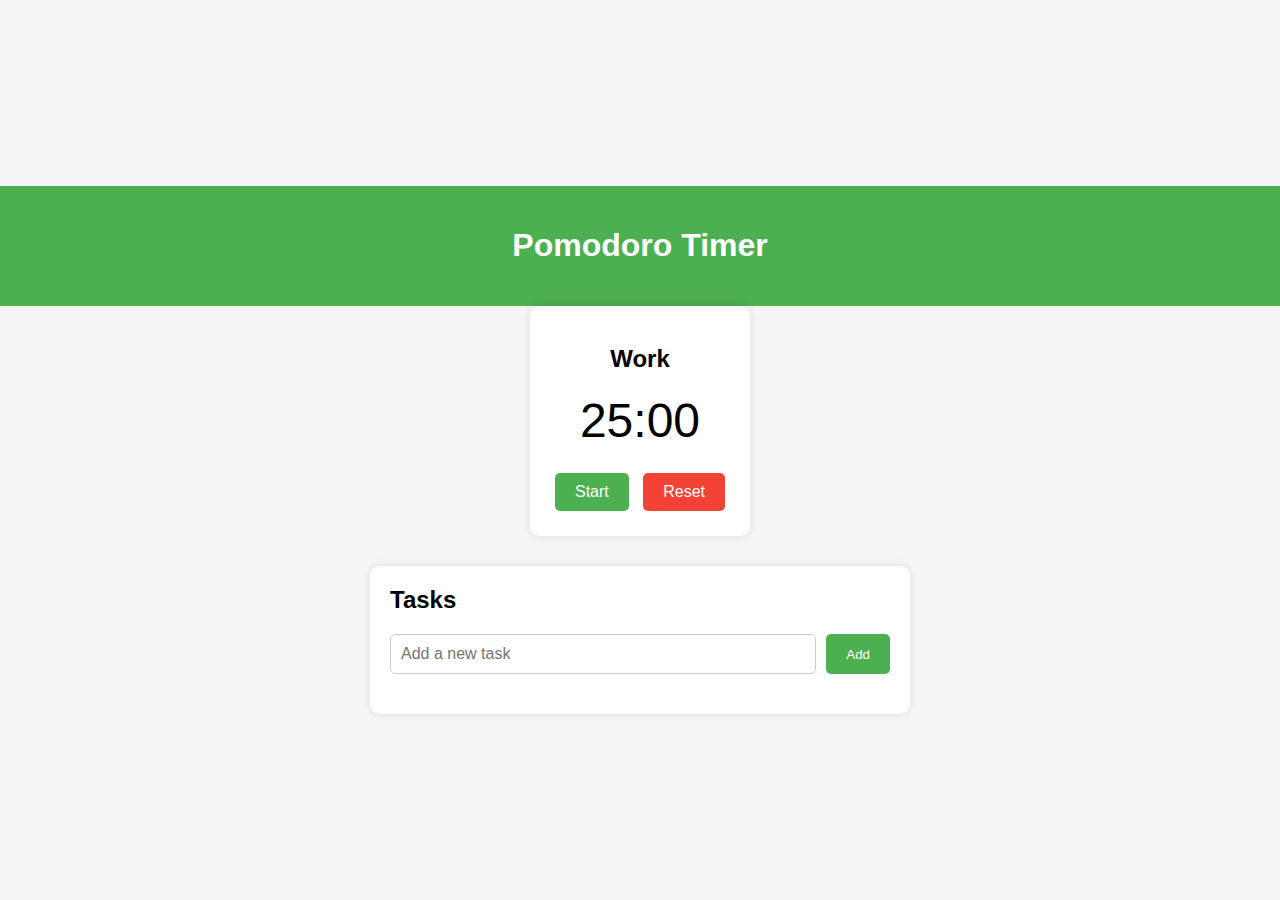
<file: index3.html>
<!DOCTYPE html>
<html lang="fr">
<head>
    <meta charset="UTF-8">
    <meta name="viewport" content="width=device-width, initial-scale=1.0">
    <title>Pomodoro Timer</title>
    <link rel="stylesheet" href="style3.css">
</head>
<body>
    <header>
        <h1>Pomodoro Timer</h1>
    </header>
    
    <main>
        <div class="timer">
            <h2 id="timer-label">Work</h2>
            <div id="time-left">25:00</div>
            <div class="controls">
                <button id="start-stop">Start</button>
                <button id="reset">Reset</button>
            </div>
        </div>

        <div class="tasks">
            <h2>Tasks</h2>
            <form id="task-form">
                <input type="text" id="new-task" placeholder="Add a new task">
                <button type="submit">Add</button>
            </form>
            <ul id="task-list"></ul>
        </div>
    </main>

    <script src="scripte3.js"></script>
</body>
</html>
</file>
<file: style3.css>
body {
    font-family: 'Arial', sans-serif;
    margin: 0;
    padding: 0;
    background: #f5f5f5;
    display: flex;
    flex-direction: column;
    align-items: center;
    justify-content: center;
    height: 100vh;
}

header {
    background: #4caf50;
    color: white;
    width: 100%;
    padding: 20px;
    text-align: center;
}

.social-icons {
    display: flex;
}

.social-icons a {
    margin: 0 10px;
}

.social-icons img {
    width: 30px;
    height: 30px;
    transition: 0.3s;
}

.social-icons img:hover {
    transform: scale(1.2);
}

main {
    display: flex;
    flex-direction: column;
    align-items: center;
    width: 100%;
}

.timer {
    background: white;
    padding: 20px;
    border-radius: 10px;
    box-shadow: 0 0 10px rgba(0, 0, 0, 0.1);
    text-align: center;
    margin-bottom: 30px;
}

#time-left {
    font-size: 48px;
    margin: 20px 0;
}

.controls button {
    padding: 10px 20px;
    margin: 5px;
    border: none;
    border-radius: 5px;
    cursor: pointer;
    font-size: 16px;
}

#start-stop {
    background: #4caf50;
    color: white;
}

#reset {
    background: #f44336;
    color: white;
}

.tasks {
    background: white;
    padding: 20px;
    border-radius: 10px;
    box-shadow: 0 0 10px rgba(0, 0, 0, 0.1);
    width: 80%;
    max-width: 500px;
}

.tasks h2 {
    margin-top: 0;
}

#task-form {
    display: flex;
}

#new-task {
    flex: 1;
    padding: 10px;
    font-size: 16px;
    border: 1px solid #ccc;
    border-radius: 5px;
}

#task-form button {
    padding: 10px 20px;
    margin-left: 10px;
    border: none;
    border-radius: 5px;
    background: #4caf50;
    color: white;
    cursor: pointer;
}

#task-list {
    list-style-type: none;
    padding: 0;
    margin: 20px 0 0;
}

#task-list li {
    padding: 10px;
    border-bottom: 1px solid #ccc;
    display: flex;
    justify-content: space-between;
    align-items: center;
}

#task-list li .task {
    flex: 1;
}

#task-list li button {
    margin-left: 10px;
    padding: 5px 10px;
    border: none;
    border-radius: 5px;
    cursor: pointer;
}

#task-list li .edit {
    background: #ffc107;
    color: white;
}

#task-list li .delete {
    background: #f44336;
    color: white;
}
</file>
